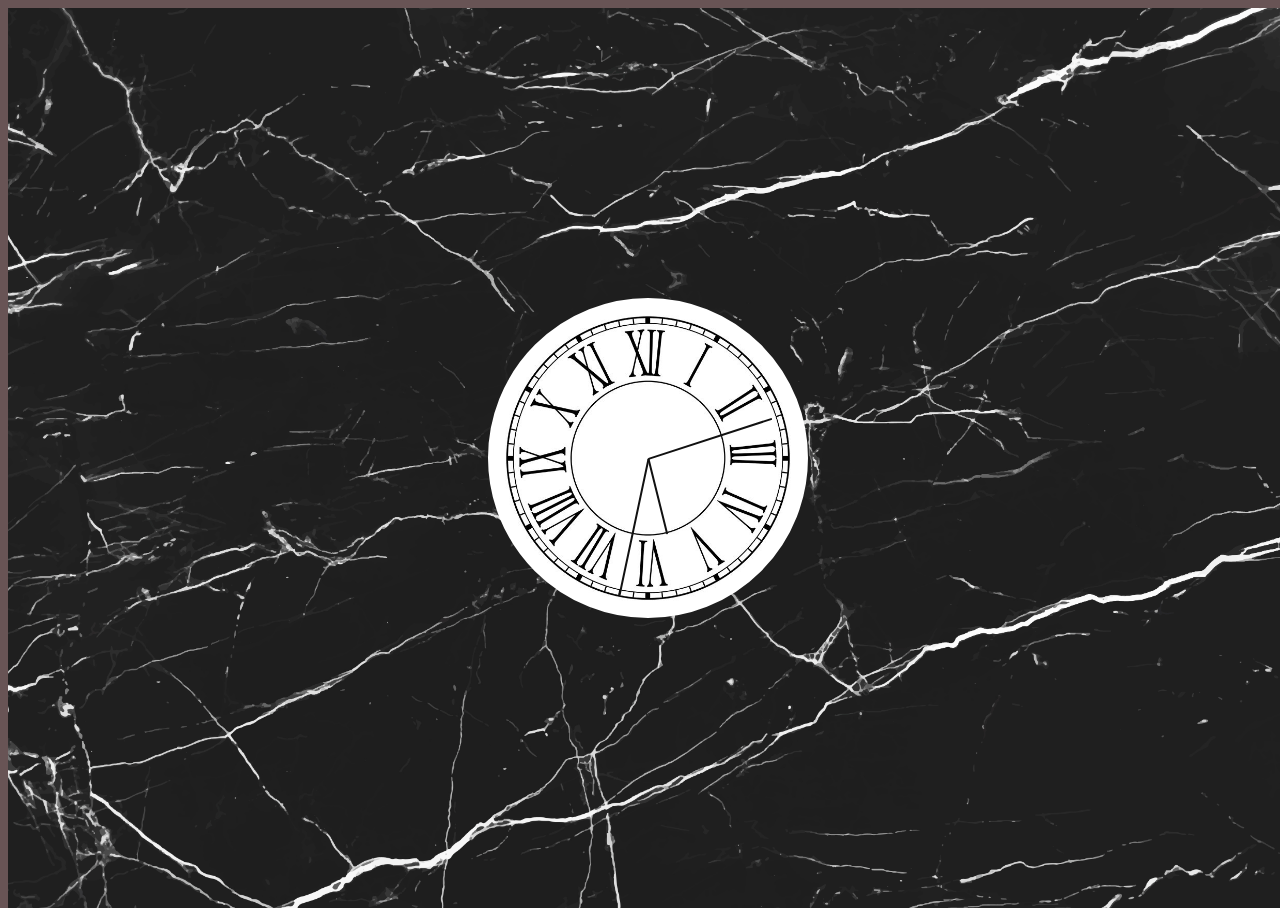
<file: Clock/index.html>
<!DOCTYPE html>
<html lang="en">
<head>
    <meta charset="UTF-8">
    <meta name="viewport" content="width=device-width, initial-scale=1.0">
    <title>Clock</title>
    <link rel="stylesheet" href="style.css">
</head>
<body>
    <div class="clock">
        <div class="clock-face">
            <div class="hand hour-hand" style="transform: rotate(16deg);"></div>
            <div class="hand minute-hand"></div>
            <div class="hand second-hand"></div>
        </div>        
    </div>
    <audio src="/Content/Clock_Content/dragon-studio-slow-cinematic-clock-ticking-357979.mp3"></audio>
</body>
<script src="app.js"></script>
</html>
</file>
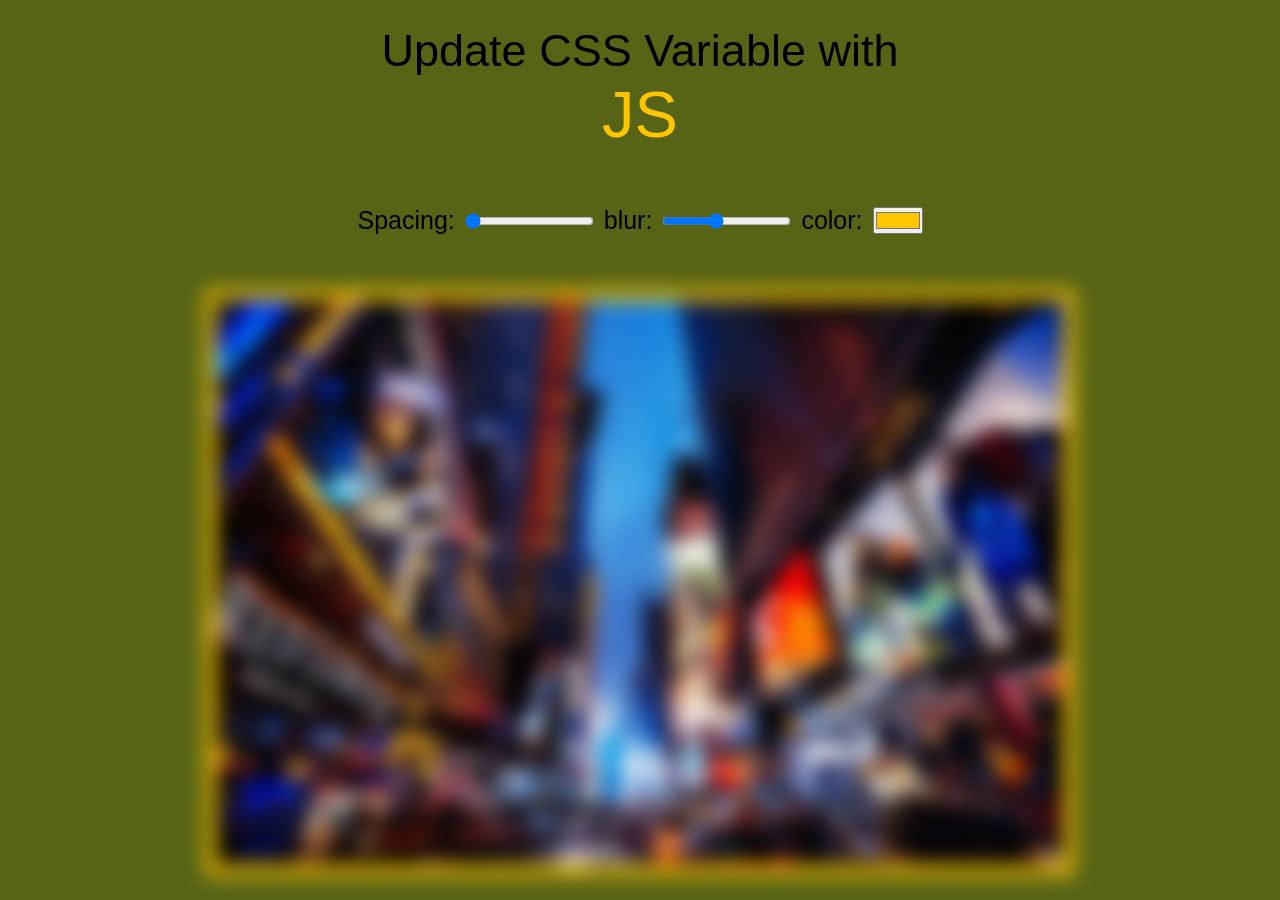
<file: CSS Variable/index.html>
<!DOCTYPE html>
<html lang="en">
<head>
    <meta charset="UTF-8">
    <meta name="viewport" content="width=device-width, initial-scale=1.0">
    <title>CSS Variables</title>
    <link rel="stylesheet" href="style.css">
</head>
<body>
    <h2>Update CSS Variable with <span class="hl">JS</span></h2>

    <div class="control">
        <label for="spacing">Spacing:</label>
        <input type="range" name="spacing" min="10" max="200" value="10" data-sizing="px">

        <label for="blur">blur:</label>
        <input type="range" name="blur" min="0" max="25" value="10" data-sizing="px">

        <label for="base">color:</label>
        <input type="color" name="base"value="#ffc600">
    </div>

    <img src="/Content/Css Variable/knb_nyc_landmarks_times_square_1138719689.webp" alt="">
</body>
<script src="app.js"></script>
</html>
</file>
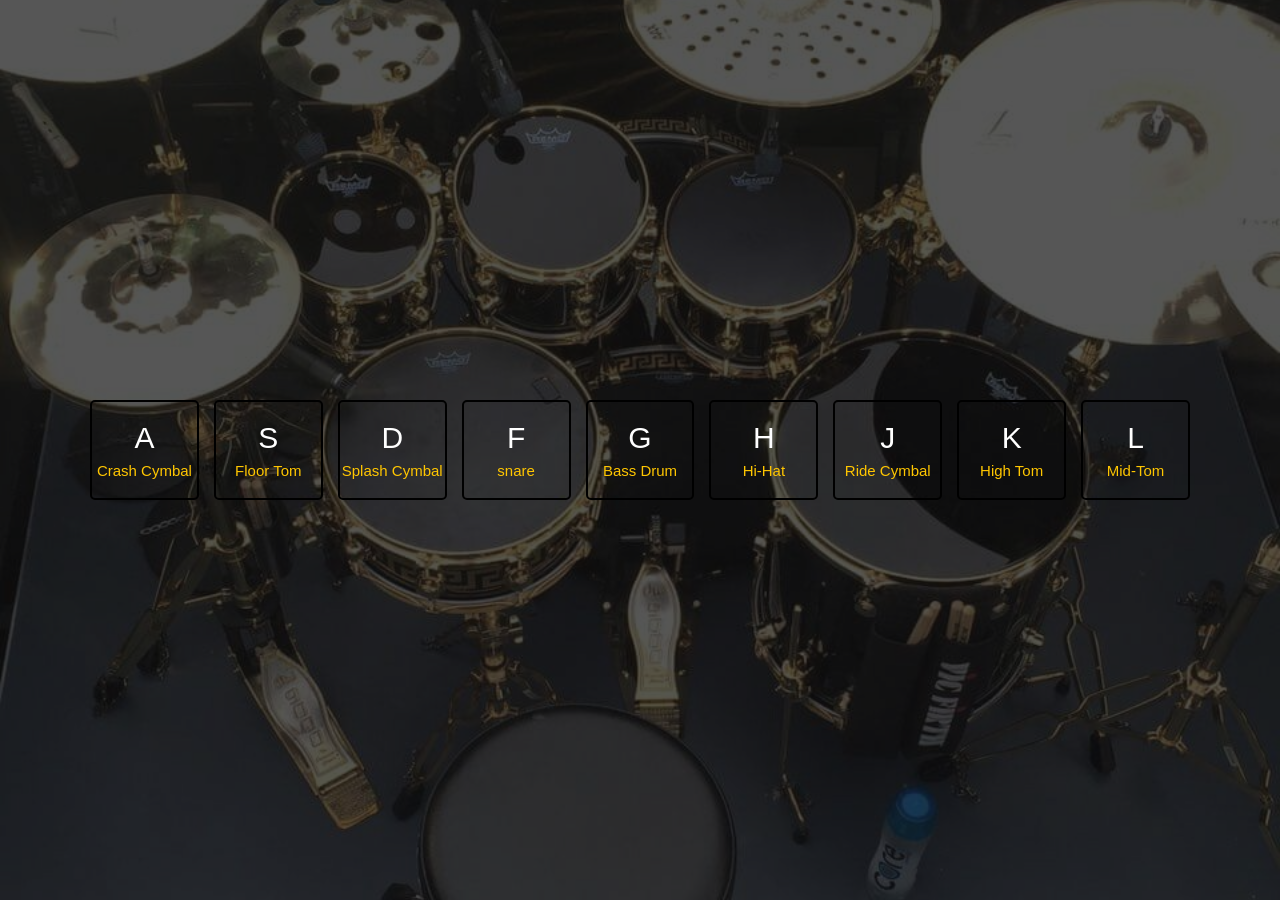
<file: DrumKit/index.html>
<!DOCTYPE html>
<html lang="en">
<head>
    <meta charset="UTF-8">
    <meta name="viewport" content="width=device-width, initial-scale=1.0">
    <title>Document</title>
    <link rel="stylesheet" href="style.css">
</head>
<body>  
    <div class="cover">
        <div class="keys">
            <div data-key="65" class="key">
                <kbd>A</kbd>
                <span class="sound">Crash Cymbal</span>
            </div>
            <div data-key="83" class="key">
                <kbd>S</kbd>
                <span class="sound">Floor Tom</span>
            </div>
            <div data-key="68" class="key">
                <kbd>D</kbd>
                <span class="sound">Splash Cymbal</span>
            </div>
            <div data-key="70" class="key">
                <kbd>F</kbd>
                <span class="sound">snare</span>
            </div>
            <div data-key="71" class="key">
                <kbd>G</kbd>
                <span class="sound">Bass Drum</span>
            </div>
            <div data-key="72" class="key">
                <kbd>H</kbd>
                <span class="sound">Hi-Hat</span>
            </div>
            <div data-key="74" class="key">
                <kbd>J</kbd>
                <span class="sound">Ride Cymbal</span>
            </div>
            <div data-key="75" class="key">
                <kbd>K</kbd>
                <span class="sound">High Tom</span>
            </div>
            <div data-key="76" class="key">
                <kbd>L</kbd>
                <span class="sound">Mid-Tom</span>
            </div>
        </div>

        <audio data-key="65" src="/Content/DrumKit_Content/crash-Cymbal.mp3"></audio>
        <audio data-key="83" src="/Content/DrumKit_Content/Low-Tom.mp3"></audio>
        <audio data-key="68" src="/Content/DrumKit_Content/Splash-Cymbal.mp3"></audio>
        <audio data-key="70" src="/Content/DrumKit_Content/Snare.mp3"></audio>
        <audio data-key="71" src="/Content/DrumKit_Content/Bass-Drum.mp3"></audio>
        <audio data-key="72" src="/Content/DrumKit_Content/Ride-Cymbal.mp3"></audio>
        <audio data-key="74" src="/Content/DrumKit_Content/Hi-Hat.mp3"></audio>
        <audio data-key="75" src="/Content/DrumKit_Content/High-Tom.mp3"></audio>
        <audio data-key="76" src="/Content/DrumKit_Content/Mid-Tom.mp3"></audio>

    </div>
    
</body>
    <script src="app.js"></script>
</html>
</file>
<file: Clock/style.css>
*{
    height: 100%;
    width: 100%;
    box-sizing: border-box;
}

html,body{
    height: 100%;
    width: 100%;
    background-color: #685455;
}

.clock{
    height: 100%;
    width: 100%;
    display: flex;
    align-items: center;
    justify-content: center;
    background-image: url("/Content/Clock_Content/58926.jpg");
    background-position: center;
    background-repeat: no-repeat;
    background-size: cover;
}

.clock-face{
    position: relative;
    width: 700px;
    max-height: 25vw;
    height:700px;
    max-width: 25vw;
    border-radius: 50%;
    border: 5px solid #fff;
    display: flex;
    align-items: center;
    justify-content: center;
    background-image: url("/Content/Clock_Content/685cf98842e0e214c4ba4ed61bf6260c.jpg");
    background-position: center;
    background-repeat: no-repeat;
    background-size: cover;
}

.hand{
    position: absolute;
    background-color: #111;
    border-radius: 1px;
    transform-origin: 100%;
    top: 50%;
    right: 50%;
    transform: rotate(90deg);
    transition: all 0.5s cubic-bezier(0.42, 0, 0, 2.62);
}

.second-hand{
    height: 2px;
    width: 42%;
}
.minute-hand{
    height: 2px;
    width: 45%;
}
.hour-hand{
    height: 2px;
    width: 25%;
}
</file>
<file: CSS Variable/style.css>
:root{
    --spacing: 10px;
    --blur: 10px;
    --base: #ffc600;
}


*{
    margin: 0;
    padding: 0;
    box-sizing: border-box;
}

body, html{
    height: 100%;
    width: 100%;
    background-color: #576415;
    display: flex;
    align-items: center;
    justify-content: space-around;
    flex-direction: column;
    gap: 5px;
}

img{
    height: 65%;
}

h2{
    font-size: 45px;
    font-family: 'Franklin Gothic Medium', 'Arial Narrow', Arial, sans-serif;
    font-weight: 300;
    text-align: center;
}

.hl{
    display: block;
    font-size: 65px;
    color: var(--base);
}

.control{
    font-family: 'Franklin Gothic Medium', 'Arial Narrow', Arial, sans-serif;
    font-size: 25px;
    display: flex;
    align-items: center;
    justify-content: space-between;
    gap: 10px;
}

img{
    background-color: var(--base);
    padding: var(--spacing);
    filter: blur(var(--blur));
    background-position: center;
}
</file>
<file: DrumKit/style.css>
*{
    margin: 0;
    padding: 0;
    box-sizing: border-box;
}

html,body{
    height: 100%;
    width: 100%;
    background-color: #546513;
    background-image: url("/Content/DrumKit_Content/drum.jpg");
    background-position: center;
    background-repeat: no-repeat;
    background-size: cover;
    opacity: 1;
}

.cover{
    height: 100vh;
    width: 100%;
    background-color: rgba(17, 17, 17, 0.7);
    display: flex;
    align-items: center;
    flex-wrap: wrap;
    justify-content: center;
    padding: 20px;
}

.keys{
    width: min(1100px, 90%);
    display: grid;
    grid-template-columns: repeat(9, 1fr);
    gap: 15px;
    
}

.key{
    min-height: 100px;
    display: flex;
    border-radius: 5px;
    align-items: center;
    justify-content: center;
    flex-direction: column;
    text-align: center;
    gap: 7px;
    transition: all 0.07s;
    border: 2px solid black;
}

kbd{
    font-size: clamp(22px, 3vw, 30px);
    color: white;
    font-family: 'Franklin Gothic Medium', 'Arial Narrow', Arial, sans-serif;
    display: block;
}

.sound{
    color: #ffc600;
    display: block;
    font-size: clamp(11px, 1.5vw, 15px);
    font-family: 'Franklin Gothic Medium', 'Arial Narrow', Arial, sans-serif;
}

.playing{
    transform: scale(1.1);
    border-color: #ffc600;
    box-shadow: 0 0 10px #ffc600;
}

.playing kbd{
    color: #ffc600;
}


@media (max-width: 900px) {

    .keys {
        width: 80%;
        grid-template-columns: repeat(3, 1fr);
        gap: 15px;
    }

    .key {
        min-height: 100px;
    }
}



@media (max-width: 600px) {

    .cover {
        padding: 15px;
    }
    .keys {
        width: 95%;
        grid-template-columns: repeat(3, 1fr);
        gap: 10px;
    }
    .key {
        min-height: 80px;
    }
    .playing {
        transform: scale(1.05);
    }
}

@media (max-width: 380px) {

    .keys {
        gap: 7px;
    }
    .key {
        min-height: 70px;
    }
    span {
        font-size: 10px;
    }
}
</file>
